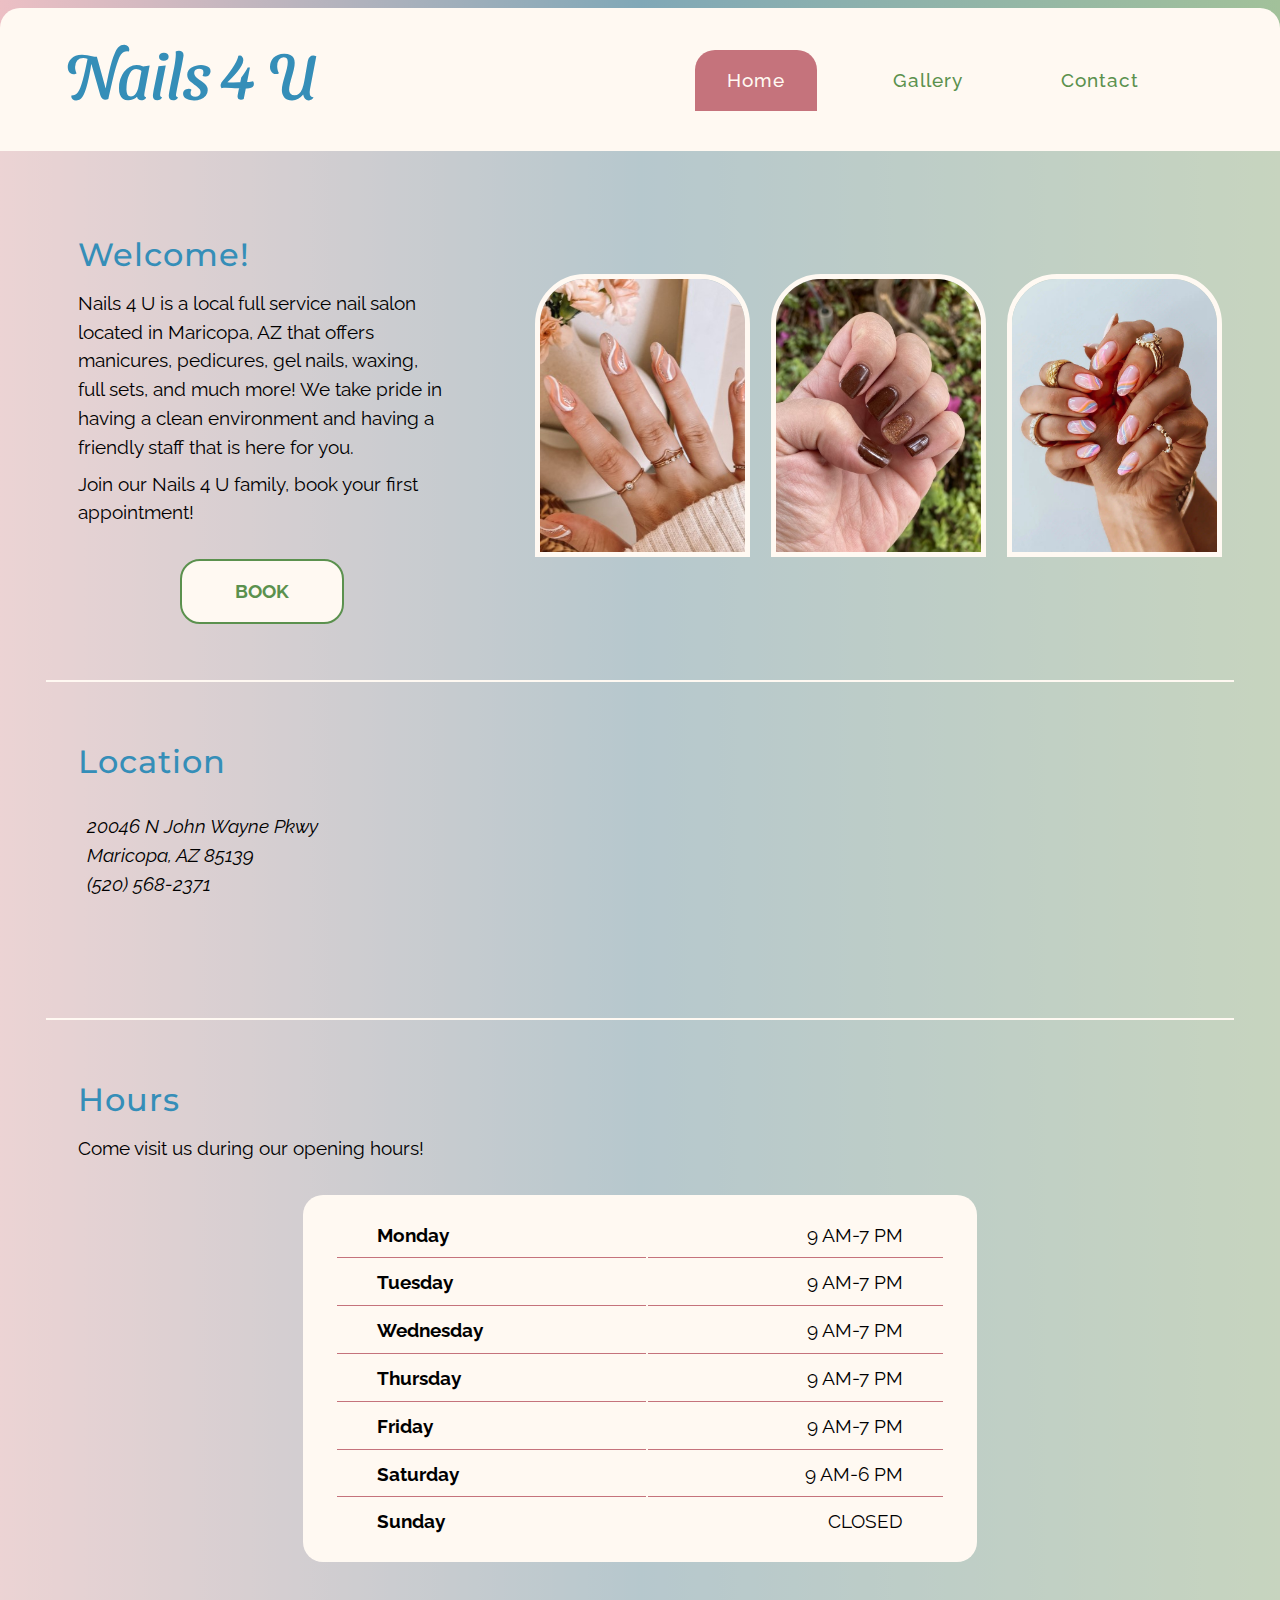
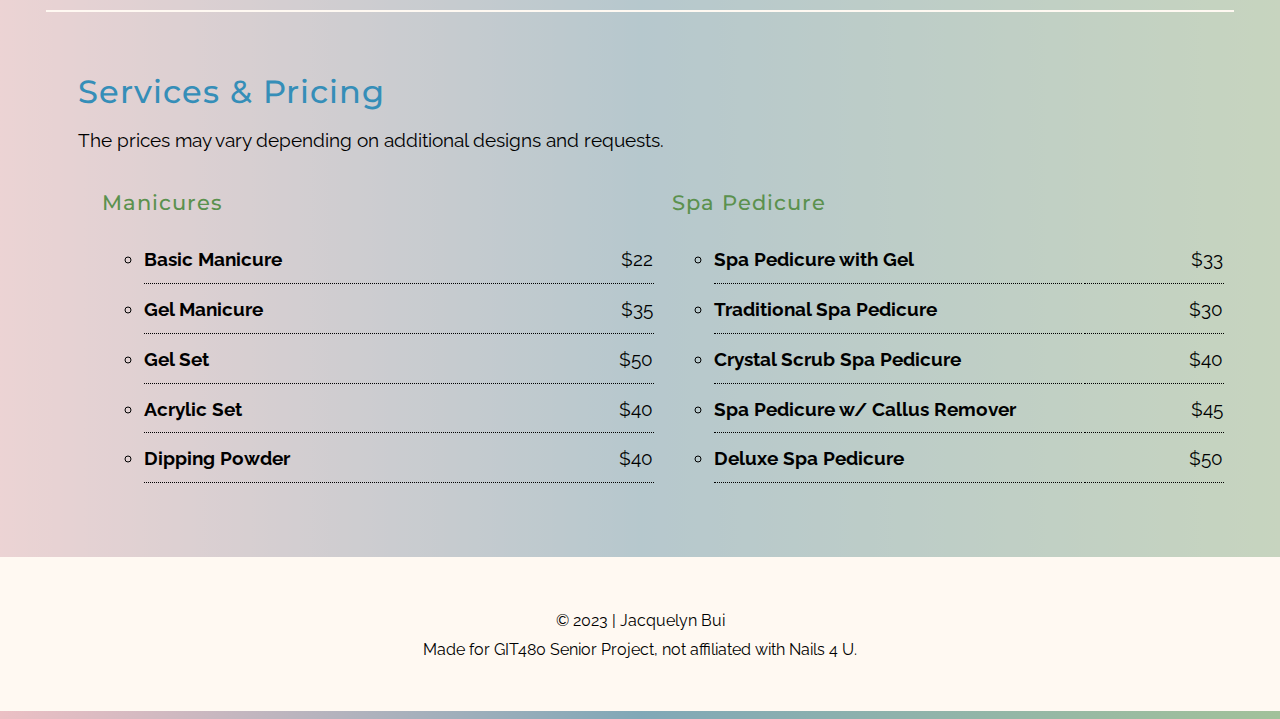
<file: index.html>
<!DOCTYPE html>
<html lang="en">
    <head>
        <meta charset="UTF-8">
        <meta http-equiv="X-UA-Compatible" content="IE=edge">
        <meta name="viewport" content="width=device-width, initial-scale=1.0">
        <meta name="author" content="Jacquelyn Bui">
        <link rel="icon" href="images/icon.png">
        <link rel="preconnect" href="https://fonts.googleapis.com">
        <link rel="preconnect" href="https://fonts.gstatic.com" crossorigin>
        <link href="https://fonts.googleapis.com/css2?family=Raleway&display=swap&family=Sansita+Swashed:wght@400&family=Montserrat:wght@500&display=swap" rel="stylesheet">
        <link href="styles.css" rel="stylesheet">
        <script src="scripts.js" defer></script>
        <title>Nails 4 U</title>
    </head>
    <body>
        <!--skip link-->
        <a href="#main" id="skip">Skip to Main Content</a>
        <header id="top">
            <h1><a href="index.html">Nails 4 U</a></h1>
            <nav id="nav-filter">
                <h2 class="sr-only">Main Navigation</h2>
                <!--mobile menu-->
                <button id="navButton">
                    <div class="button"></div>
                    <div class="button"></div>
                    <div class="button"></div>
                </button>
                <!--nav items-->
                <ul class="hide">
                    <li><a href="index.html" class="active">Home</a></li>
                    <li><a href="gallery.html">Gallery</a></li>
                    <li><a href="contact.html">Contact</a></li>
                </ul>
            </nav>
        </header>
        <main id="main">
            <!--welcome section-->
            <section id="welcome">
                <div id="text">
                    <h2>Welcome!</h2>
                    <p>Nails 4 U is a local full service nail salon located in Maricopa, AZ that offers manicures, pedicures, gel nails, waxing, full sets, and much more! We take pride in having a clean environment and having a friendly staff that is here for you.</p>
                    <p>Join our Nails 4 U family, book your first appointment!</p><a href="contact.html">Book</a>
                </div>
                <div id="images">
                    <img id="img1" src="images/nails.jpg" alt="Hand with light beige nails with pink and white swirl designs.">
                    <img id="img2" src="images/nail.jpg" class="hide" alt="Hand with dark brown and light brown sparkly nails.">
                    <img id="img3" src="images/nail2.jpg" class="hide" alt="Hands with pink and blue nail designs.">
                    <!--mobile buttons for images-->
                    <div>
                        <button id="btn1" class="active">1</button>
                        <button id="btn2">2</button>
                        <button id="btn3">3</button>
                    </div>
                </div>
            </section>
            <!--location section-->
            <section id="location">
                <h2>Location</h2>
                <div id="location-grid">
                    <!--address-->
                    <div>
                        <address id="address">
                            20046 N John Wayne Pkwy<br>
                            Maricopa, AZ 85139<br>
                            (520) 568-2371
                        </address>
                    </div>
                    <!--google map-->
                    <div>
                        <iframe src="https://www.google.com/maps/embed?pb=!1m18!1m12!1m3!1d3343.7996620965578!2d-112.05134722368774!3d33.06174076937983!2m3!1f0!2f0!3f0!3m2!1i1024!2i768!4f13.1!3m3!1m2!1s0x872ae52ad1f6e4bd%3A0x9c684ec8be666d79!2sNails%204%20U!5e0!3m2!1sen!2sus!4v1678410885561!5m2!1sen!2sus" style="border:0;" allowfullscreen="" loading="lazy" referrerpolicy="no-referrer-when-downgrade"></iframe>
                    </div>
                </div>
            </section>
            <!--hours section-->
            <section id="hours">
                <h2>Hours</h2>
                <p>Come visit us during our opening hours!</p>
                <!--hours table-->
                <table>
                    <tr>
                        <th>Monday</th>
                        <td>9 AM-7 PM</td>
                    </tr>
                    <tr>
                        <th>Tuesday</th>
                        <td>9 AM-7 PM</td>
                    </tr>
                    <tr>
                        <th>Wednesday</th>
                        <td>9 AM-7 PM</td>
                    </tr>
                    <tr>
                        <th>Thursday</th>
                        <td>9 AM-7 PM</td>
                    </tr>
                    <tr>
                        <th>Friday</th>
                        <td>9 AM-7 PM</td>
                    </tr>
                    <tr>
                        <th>Saturday</th>
                        <td>9 AM-6 PM</td>
                    </tr>
                    <tr>
                        <th>Sunday</th>
                        <td>CLOSED</td>
                    </tr>
                </table>
            </section>
            <!--services section-->
            <section id="services">
                <h2>Services & Pricing</h2>
                <p>The prices may vary depending on additional designs and requests.</p>
                <div id="services-grid">
                    <!--left column-->
                    <section id="col1">
                        <h3>Manicures</h3>
                        <ul>
                            <table>
                                <tr>
                                    <th><li>Basic Manicure</li></th>
                                    <td>$22</td>
                                </tr>
                                <tr>
                                    <th><li>Gel Manicure</li></th>
                                    <td>$35</td>
                                </tr>
                                <tr>
                                    <th><li>Gel Set</li></th>
                                    <td>$50</td>
                                </tr>
                                <tr>
                                    <th><li>Acrylic Set</li></th>
                                    <td>$40</td>
                                </tr>
                                <tr>
                                    <th><li>Dipping Powder</li></th>
                                    <td>$40</td>
                                </tr>
                            </table>
                        </ul>
                    </section>
                    <!--right column-->
                    <section id="col2">
                        <h3>Spa Pedicure</h3>
                        <ul>
                            <table>
                                <tr>
                                    <th><li>Spa Pedicure with Gel</li></th>
                                    <td>$33</td>
                                </tr>
                                <tr>
                                    <th><li>Traditional Spa Pedicure</li></th>
                                    <td>$30</td>
                                </tr>
                                <tr>
                                    <th><li>Crystal Scrub Spa Pedicure</li></th>
                                    <td>$40</td>
                                </tr>
                                <tr>
                                    <th><li>Spa Pedicure w/ Callus Remover</li></th>
                                    <td>$45</td>
                                </tr>
                                <tr>
                                    <th><li>Deluxe Spa Pedicure</li></th>
                                    <td>$50</td>
                                </tr>
                            </table>
                        </ul>
                    </section>
                </div>
            </section>
        </main>
        <!--footer-->
        <footer>
            <p><small>&copy; 2023 | Jacquelyn Bui<br>
            Made for GIT480 Senior Project, not affiliated with Nails&nbsp;4&nbsp;U.</small></p>
        </footer>
    </body>
</html>
</file>
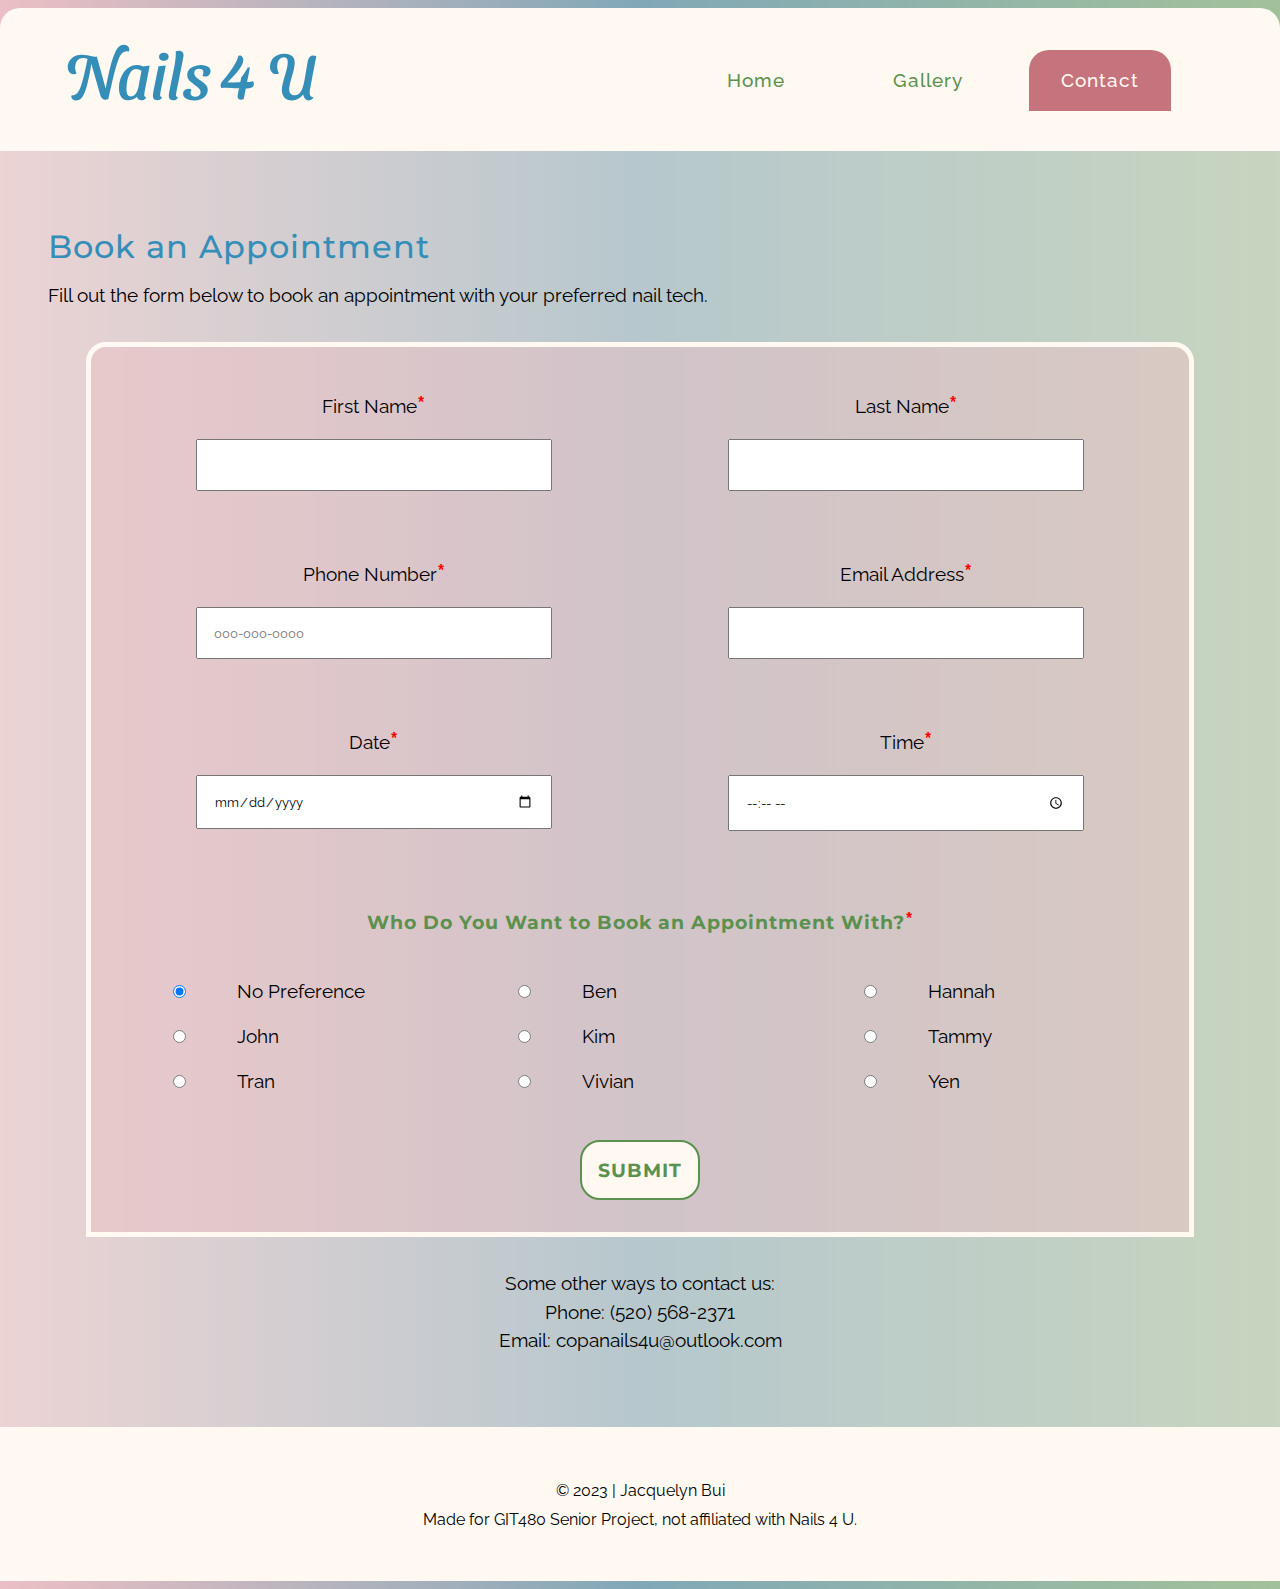
<file: contact.html>
<!DOCTYPE html>
<html lang="en">
    <head>
        <meta charset="UTF-8">
        <meta http-equiv="X-UA-Compatible" content="IE=edge">
        <meta name="viewport" content="width=device-width, initial-scale=1.0">
        <meta name="author" content="Jacquelyn Bui">
        <link rel="icon" href="images/icon.png">
        <link rel="preconnect" href="https://fonts.googleapis.com">
        <link rel="preconnect" href="https://fonts.gstatic.com" crossorigin>
        <link href="https://fonts.googleapis.com/css2?family=Raleway&display=swap&family=Sansita+Swashed:wght@400&family=Montserrat:wght@500&display=swap" rel="stylesheet">
        <link href="styles.css" rel="stylesheet">
        <script src="scripts-contact.js" defer></script>
        <title>Nails 4 U | Contact</title>
    </head>
    <body>
        <!--skip link-->
        <a href="#main" id="skip">Skip to Main Content</a>
        <header>
            <h1><a href="index.html">Nails 4 U</a></h1>
            <nav id="nav-filter">
                <h2 class="sr-only">Main Navigation</h2>
                <!--mobile menu-->
                <button id="navButton">
                    <div class="button"></div>
                    <div class="button"></div>
                    <div class="button"></div>
                </button>
                <!--nav items-->
                <ul class="hide">
                    <li><a href="index.html">Home</a></li>
                    <li><a href="gallery.html">Gallery</a></li>
                    <li><a href="contact.html" class="active">Contact</a></li>
                </ul>
            </nav>
        </header>
        <main id="main">
            <section id="appt">
                <h2>Book an Appointment</h2>
                <p>Fill out the form below to book an appointment with your preferred nail tech.</p>
                <!-- contact form -->
                <form id="form">
                    <div id="form-grid">
                        <!-- first name -->
                        <div>
                            <label for="fName">First Name<span class="required">*</span></label>
                            <input type="text" id="fName" name="fName" class="default"><span></span>
                        </div> 
                        <!-- last name -->
                        <div>
                            <label for="lName">Last Name<span class="required">*</span></label>
                            <input type="text" id="lName" name="lName" class="default"><span></span>
                        </div>
                        <!-- phone number -->
                        <div>
                            <label for="myPhone">Phone Number<span class="required">*</span></label>
                            <input type="tel" id="myPhone" name="myPhone" class="default" placeholder="000-000-0000" autocomplete="tel"><span></span>
                        </div>
                        <!-- email address -->
                        <div>
                            <label for="myEmail">Email Address<span class="required">*</span></label>
                            <input type="email" id="myEmail" name="myEmail" class="default" autocomplete="email"><span></span>
                        </div>
                        <!-- date -->
                        <div>
                            <label for="date">Date<span class="required">*</span></label>
                            <input type="date" id="date" name="date" class="default"><span></span>
                        </div>
                        <!-- time -->
                        <div>
                            <label for="time">Time<span class="required">*</span></label>
                            <input type="time" id="time" name="time" class="default" min="09:00" max="19:00"><span></span>
                        </div>
                    </div>
                    <!--pick nail tech-->
                    <fieldset>
                        <legend>Who Do You Want to Book an Appointment With?<span class="required">*</span></legend>
                        <div id="artist-grid">
                            <!--no preference-->
                            <input type="radio" name="nailArtist" id="noPref" checked>
                            <label for="noPref">No Preference</label>
                            <!--artist1-->
                            <input type="radio" name="nailArtist" id="artist1">
                            <label for="artist1">Ben</label>
                            <!--artist2-->
                            <input type="radio" name="nailArtist" id="artist2">
                            <label for="artist2">Hannah</label>
                            <!--artist3-->
                            <input type="radio" name="nailArtist" id="artist3">
                            <label for="artist3">John</label>
                            <!--artist4-->
                            <input type="radio" name="nailArtist" id="artist4">
                            <label for="artist4">Kim</label>
                            <!--artist5-->
                            <input type="radio" name="nailArtist" id="artist5">
                            <label for="artist5">Tammy</label>
                            <!--artist6-->
                            <input type="radio" name="nailArtist" id="artist6">
                            <label for="artist6">Tran</label>
                            <!--artist7-->
                            <input type="radio" name="nailArtist" id="artist7">
                            <label for="artist7">Vivian</label>
                            <!--artist8-->
                            <input type="radio" name="nailArtist" id="artist8">
                            <label for="artist8">Yen</label>
                        </div>
                    </fieldset>
                    <span></span>
                    <!--submit button-->
                    <input type="submit" id="mySubmit">
                </form>
                <p>Some other ways to contact us:<br>
                    Phone: (520) 568-2371<br>
                    Email: copanails4u@outlook.com
                </p>
            </section> 
        </main>
        <!--footer-->
        <footer>
            <p><small>&copy; 2023 | Jacquelyn Bui<br>
            Made for GIT480 Senior Project, not affiliated with Nails&nbsp;4&nbsp;U.</small></p>
        </footer>
    </body>
</html>
</file>
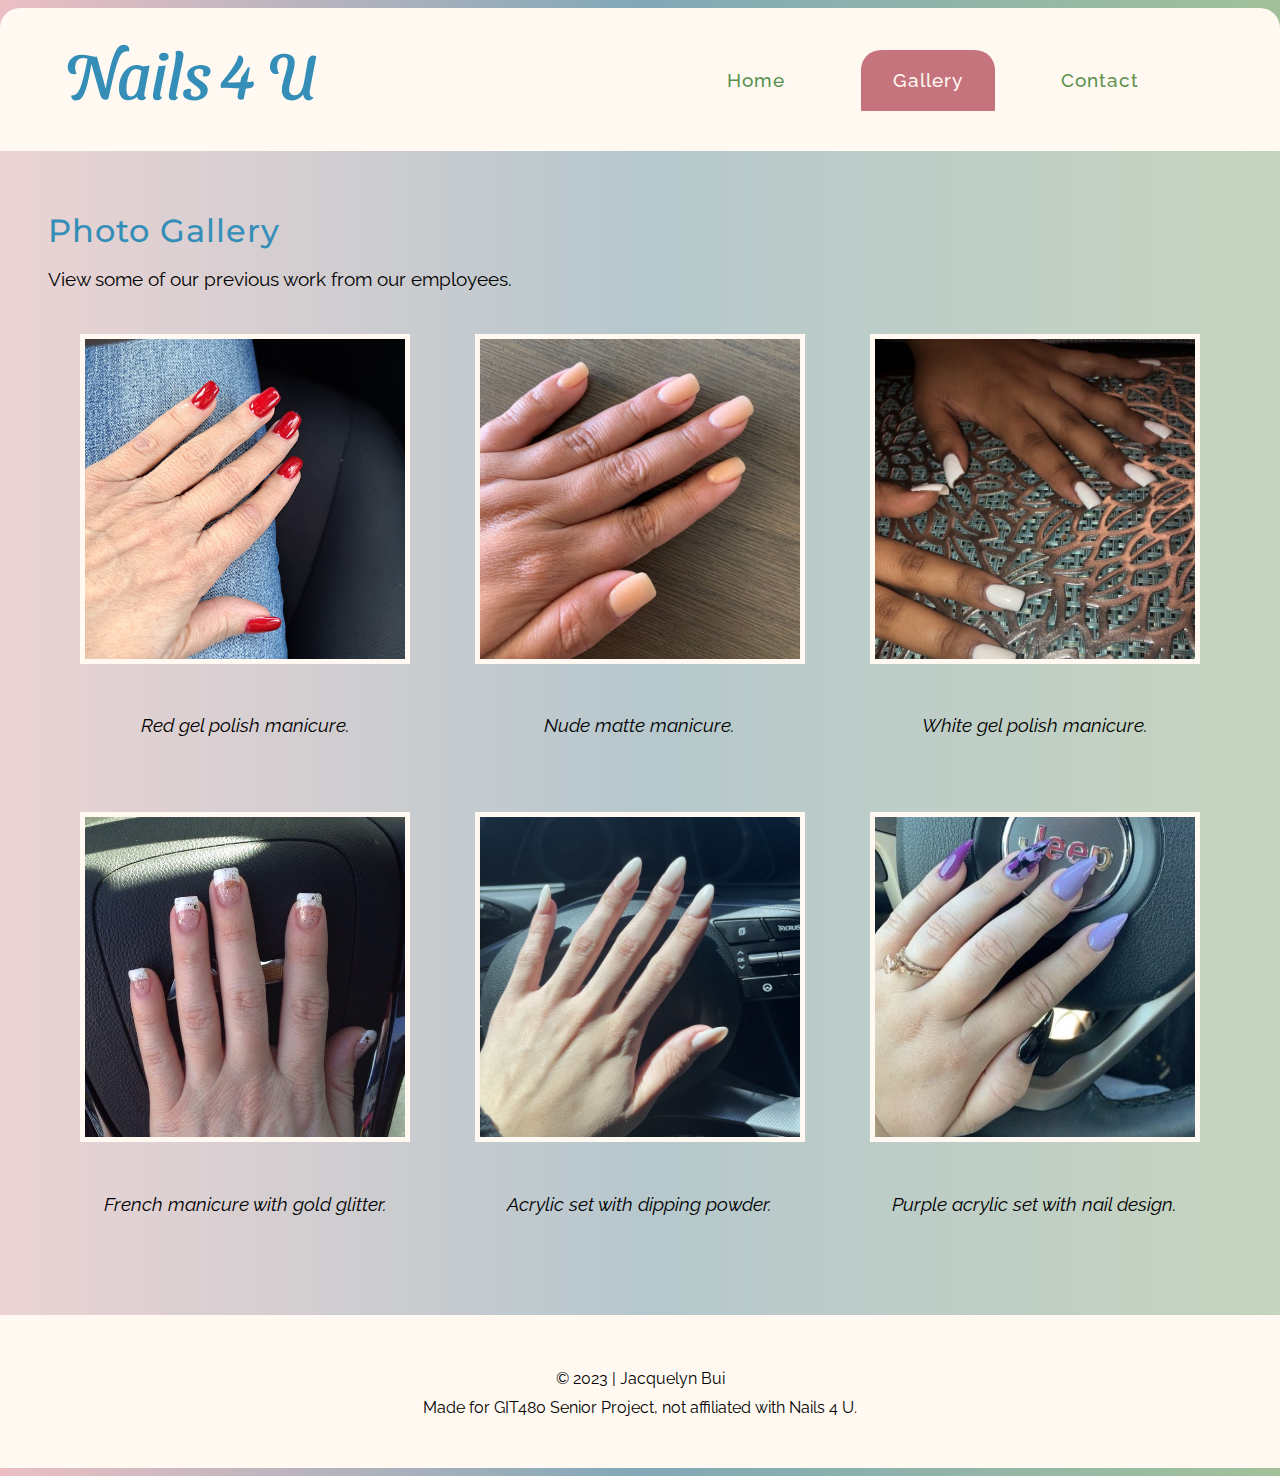
<file: gallery.html>
<!DOCTYPE html>
<html lang="en">
    <head>
        <meta charset="UTF-8">
        <meta http-equiv="X-UA-Compatible" content="IE=edge">
        <meta name="viewport" content="width=device-width, initial-scale=1.0">
        <meta name="author" content="Jacquelyn Bui">
        <link rel="icon" href="images/icon.png">
        <link rel="preconnect" href="https://fonts.googleapis.com">
        <link rel="preconnect" href="https://fonts.gstatic.com" crossorigin>
        <link href="https://fonts.googleapis.com/css2?family=Raleway&display=swap&family=Sansita+Swashed:wght@400&family=Montserrat:wght@500&display=swap" rel="stylesheet">
        <link href="styles.css" rel="stylesheet">
        <script src="scripts.js" defer></script>
        <title>Nails 4 U | Gallery</title>
    </head>
    <body>
        <!--skip link-->
        <a href="#main" id="skip">Skip to Main Content</a>
        <header>
            <h1><a href="index.html">Nails 4 U</a></h1>
            <nav id="nav-filter">
                <h2 class="sr-only">Main Navigation</h2>
                <!--mobile menu-->
                <button id="navButton">
                    <div class="button"></div>
                    <div class="button"></div>
                    <div class="button"></div>
                </button>
                <!--nav items-->
                <ul class="hide">
                    <li><a href="index.html">Home</a></li>
                    <li><a href="gallery.html" class="active">Gallery</a></li>
                    <li><a href="contact.html">Contact</a></li>
                </ul>
            </nav>
        </header>
        <main id="main">
            <section id="gallery">
                <h2>Photo Gallery</h2>
                <p>View some of our previous work from our employees.</p>
                <!--photo collage-->
                <div id="gallery-grid">
                    <!--image1-->
                    <div>
                        <img src="images/gallery1.jpg" alt="Hand with red color nail polish">
                        <p>Red gel polish manicure.</p>
                    </div>
                    <!--image2-->
                    <div>
                        <img src="images/gallery2.jpg" alt="Hand with nude color nail polish">
                        <p>Nude matte manicure.</p>
                    </div>
                    <!--image3-->
                    <div>
                        <img src="images/gallery3.jpg" alt="Hand with white color nail polish">
                        <p>White gel polish manicure.</p>
                    </div>
                    <!--image4-->
                    <div>
                        <img src="images/gallery7.jpg" alt="Hand with white french design and gold glitter on nails">
                        <p>French manicure with gold glitter.</p>
                    </div>
                    <!--image5-->
                    <div>
                        <img src="images/gallery5.jpg" alt="Hand with white acrylics">
                        <p>Acrylic set with dipping powder.</p>
                    </div>
                    <!--image6-->
                    <div>
                        <img src="images/gallery6.jpg" alt="Hand with purple acrylics">
                        <p>Purple acrylic set with nail design.</p>
                    </div>
                </div>
            </section>
        </main>
        <!--footer-->
        <footer>
            <p><small>&copy; 2023 | Jacquelyn Bui<br>
            Made for GIT480 Senior Project, not affiliated with Nails&nbsp;4&nbsp;U.</small></p>
        </footer>
    </body>
</html>
</file>
<file: styles.css>
/* mobile styles */
/* root styles and variables */
:root {
    --blue: #358eb8;
    --pink: #c5737c;
    --green: #5b914e;
    --beige: #fff9f2;
    --body-fonts: "Raleway", "Verdana", sans-serif;
    --heading-nav-fonts: "Montserrat", "Verdana", sans-serif;
}

* {
    font-family: var(--body-fonts);
    margin: 0.5rem auto;
}

body{
    background-image: linear-gradient(to right, #ecbfc4, #81a8b7, #a2c19a);
    box-sizing: border-box;
    line-height: 1.5;
    margin: 0;
    font-size: 1.2rem;
}

/* for accessible skip link and screen reader styling */
/* code from: https://webaim.org/techniques/css/invisiblecontent/ */
#skip, .sr-only {
    position: absolute;
    top: auto;
    width: 1px;
    height: 1px;
    left: -10000px;
    overflow: hidden;
}

/* when skip link is focused on */
#skip:focus {
    position: static;
    width: auto;
    height: auto;
}

/* shared header and footer styles */
header, footer {
    padding: 16px;
    margin: 0 auto;
    background-color: var(--beige);
    width: calc(100% - 32px);
	max-width: calc(1280px - 32px);
}

/* header */
header{
    display: grid;
    border-radius: 20px 20px 0px 0px;
    grid-template-columns: 4fr 0.5fr;
	gap: 1rem;
    position: relative;
}

/* heading styles */
h1 {
    font-family: "Sansita Swashed", "Brush Script MT", cursive;
    color: var(--blue);
    font-size: 4rem;
    margin: 0.5rem 0.5rem 1rem 1rem;
}

h1 a{
    font-family: "Sansita Swashed", "Brush Script MT", cursive;
    text-decoration: none;
    color:  var(--blue);
    font-weight: 400;
}

h1 a:hover{
    color: var(--pink);
}

h2 {
    font-size: 2rem;	
	margin-bottom: 10px;
    letter-spacing: 1px;
    font-family: var(--heading-nav-fonts);
    color: var(--blue);
    font-weight: 500;
}

h3 {
    letter-spacing: 1px;
    font-family: var(--heading-nav-fonts);
    font-size: 1.3rem;	
	margin: 1rem 0;
    color: var(--green);
    font-weight: 500;
}

/* nav when menu is clicked */
#nav-filter.fill{
	position: absolute;
	top: 0;
	left: 0;
	z-index: 1;
	width: 100vw;
	background-color: var(--beige);
	display: flex;
	align-items: flex-start;
    justify-content: flex-end;
}

#nav-filter.fill #navButton{
	margin: 2rem 1rem 0 0;		
}

/* nav mobile menu */
#navButton{
	border: none;
	background-color: transparent;
	margin-top: 2.5rem;
    margin-right: 2rem;
}

/* style to create the mobile menu */
.button {
	width: 25px;
	height: 3px;
	background-color: var(--green);
	margin: 5px;
}

/* hide class */
.hide{
	display: none;
}

nav ul{
	list-style-type: none;
	padding-left: 0;
	background-color: var(--beige);
	width: 100vw;
	position: absolute;
	z-index: 3;
}

/* nav styles */
nav a{
	font-family: var(--nav-fonts);
	font-size: 1.2rem;
	text-align: center;
	display: block;
	padding: 1rem 2rem;
	text-decoration: none;
	color: var(--green);
	margin: 1rem 0;
    letter-spacing: 1px;
    font-weight: 500;
}

nav a:hover, .active {
    background-color:  var(--pink);
    color: var(--beige);
    background-image: url("https://www.transparenttextures.com/patterns/arches.png");
}

/* main styles */
main {
    padding: 16px;
    background-color: rgba(236, 231, 228, 0.5);
    background-image: url("https://www.transparenttextures.com/patterns/rice-paper-3.png");
    width: calc(100% - 32px); 
	max-width: calc(1280px - 32px);
	margin: 0 auto;
}

main > section {
    margin: 1rem auto;
}

/* images on home page */
#images {
    margin-left: 3.5rem;
}

#images img {
    border-radius: 50px 50px 0 0;
    width: 80%;
    margin: 1rem auto;
    border: 5px solid var(--beige);
}

/*button control for images */
#images button {
    display: inline;
    color: var(--green);
    background-color: var(--beige);
    border: 2px solid var(--green);
    font-weight: bold;
    font-size: 0.8rem;
    text-transform: uppercase;
    text-decoration: none;
    border-radius: 20px;
    margin: 0.5rem 1.25rem;
    padding: 1rem 1.3rem;
    cursor: pointer;
}

#images button.active, #gallery button.active {
    background-color: var(--pink);
    color: var(--beige);
    border: 2px solid var(--beige);
}

/* book button */
#text a{
    color: var(--green);
    background-color: var(--beige);
    border: 2px solid var(--green);
    font-weight: bold;
    font-size: 1.2rem;
    text-transform: uppercase;
    text-decoration: none;
    border-radius: 20px;
    margin: 2rem auto;
    padding: 1rem;
    width: 8rem;
    display: block;
    text-align: center;
}

#text a:hover {
    background-color: var(--pink);
    color: var(--beige);
    border: 2px solid var(--beige);
}

/* home page sections */
#welcome, #location, #hours, #services {
    display: block;
    padding-bottom: 1rem;
    border-bottom: 2px solid var(--beige);
    width: 90%;
}

/* location */
#address {
    color: #000;
}

iframe {
    border-radius: 20px;
    position: relative;
    width: 100%;
    margin: 1.5rem auto;
}

/* hours */
#hours table {
    background-color: var(--beige);
    padding: 1rem 2rem;
    margin: 2rem auto;
    border-radius: 20px;
    width: 100%;
}

#hours table th, #hours table td {
    border-bottom: 1px solid var(--pink);
}

#hours table tr:last-child th, #hours table tr:last-child td {
    border-bottom: none;
}

#hours table th {
    padding: 0.5rem 1.5rem;
    text-align: left;
}

#hours table td {
    padding: 0.5rem 1.5rem;
    text-align: right;
}

/* services */
#services {
    border-bottom: none;
}

#services-grid table {
    padding-left: 0;
    width: 100%;
}

#services-grid table th{
    text-align: left;
    padding-left: 0;
    margin-left: 0;
    left: 0;
    border-bottom: 1px dotted #000;
}

#services-grid table td{
    text-align: right;
    margin-right: 0;
    border-bottom: 1px dotted #000;
}

#services table li {
    list-style-type: circle;
}

/* footer */
footer p {
    text-align: center;
    padding: 1.5rem;
    color: #000;
}

/* gallery */
#gallery {
    margin: 0 auto 3rem auto;
}

#gallery-grid img {
    display: block;
    width: 20rem;
    margin: 2rem auto;
    border: 5px solid var(--beige);
}

#gallery-grid div {
    display: block;
    margin: 0 auto;
}

#gallery-grid div p {
    display: block;
    font-style: italic;
    padding-bottom: 2rem;
    text-align: center;
}

/* contact */
form {
    width: 90%;
    background-color: rgba(236, 191, 196, 0.5);
    padding: 1rem;
    margin: 2rem auto;
    border-radius: 20px 20px 0 0;
    border: 5px solid var(--beige);
}

.required {
    color: red;
    font-weight: bold;
    font-size: 1.5rem;
  }

#form-grid {
    display: block;
    margin: 0 auto;
    width: 100%;
}

#form-grid label{
    display: block;
    margin: 1rem auto;
    text-align: center;
    width: 100%;
}

/* form inputs */
input[type="text"], input[type="tel"],  input[type="email"], input[type="date"], input[type="time"] {
    display: block;
    padding: 1rem;
    width: 20rem;
    margin: 0 auto;
}

/* error messages */
form input[type="text"] + span, form input[type="tel"] + span, form input[type="email"] + span, form input[type="date"] + span, input[type="time"] + span {
    display: block;
    text-align: center;
    color: red;
    font-weight: bold;
    font-size: 1rem;
    padding: 0.5rem 5.5rem;
  }

/* preferred nail tech */
legend {
    letter-spacing: 1px;
    font-family: "Montserrat", "Verdana", sans-serif;
    color: var(--green);
    font-weight: bold;
    text-align: center;
    padding: 1rem;
    margin: 0 auto;
}

fieldset {
    margin: 1rem 0;
    border: none;
}

fieldset label{
    display: inline;
    margin: 0.5rem 0;
}

#artist-grid{
    display: grid;
    grid-template-columns: 1fr 1fr;
}

/* submit button */
input[type="submit"] {
    display: block;
    padding: 1rem;
    margin-bottom: 1rem;
    border-radius: 20px;
    border: 2px solid var(--green);
    font-family: "Montserrat", "Verdana", sans-serif;
    letter-spacing: 1px;
    font-weight: bold;
    font-size: 1.2rem;
    text-transform: uppercase;
    text-decoration: none;
    background-color: var(--beige);
    color: var(--green);
}

input[type="submit"]:hover {
    background-color: var(--pink);
    color: var(--beige);
    border: 2px solid var(--beige);
    cursor: pointer;
}

form + p {
    text-align: center;
}

/* medium screen */
@media screen and (min-width: 530px){
    #welcome {
        display: grid;
        grid-template-columns: 1fr 2fr;
        gap: 1.5rem;
        align-items:start;
    }

    /* adjust images margins */
    #images {
        margin-left: 0.5rem;
    }

    #images img {
        width: 45vw;
    }

    #images div {
        margin-left: 0.4rem;
    }

    #images button {
        margin: 1.5%;
        font-size: 1rem;
        padding: 1rem 1.4rem;
    }
}

/* large screen */
@media screen and (min-width: 700px){
    header{
		border-radius: 20px 20px 0 0;
		grid-template-columns: 1fr 2fr;
		gap: 1rem;
		align-items: center;
	}

    h1{
        line-height: 1;
    }

    /* change mobile nav to desktop nav */
    #nav-filter{
		background-color: transparent;	
		width: 100%;
        max-width: 500px;
		justify-self: end;
	}

    #nav-filter.fill {
        display: block;
    }
	
	#navButton{
		display: none;
	}
	
	nav ul.hide{
		position: static;
		display: grid;
		width: 100%;
		grid-template-columns: 1fr 1fr 1fr;
		gap: 1rem;
        margin-top: 2%;
	}
	
	nav a{
		margin: 0;
		border-radius: 20px 20px 0 0;
	}

    /* adjust images margins */
    #images {
        margin-left: 3rem;
    }

    #images img {
        border-radius: 50px 50px 0 0;
        width: 20rem;
        margin: 1rem auto;
        border: 5px solid var(--beige);
    }

    /* change services to 2 column */
    #services-grid {
        display: grid;
        grid-template-columns: 1fr 1fr;
        gap: 1rem;
    }

    #services-grid table td{
        padding-left: 5rem;
    }

    /* change gallery grid to 2 column */
    #gallery-grid {
        display: grid;
        grid-template-columns: 1fr 1fr;
    }
}

/* largest screen */
@media screen and (min-width: 1000px){
    main > section {
        padding: 2rem;
    }

    h1 {
        margin-left: 3rem;
        margin-bottom: 5%;
    }

    nav ul.hide{
        margin-left: 15%;
	}
    
    #welcome {
        display: grid;
        grid-template-columns: 1fr 2fr;
        gap: 1.5rem;
        align-items:center;
    }

    /* show all images inline */
    #images img, #images img.hide, #gallery-grid img, #gallery-grid img.hide{
		display: inline;
    }
    
    #images img {
        border-radius: 50px 50px 0 0;
        width: 28%;
        margin: 0.5rem;
        border: 5px solid var(--beige);
    }
    
    #images{
        position: relative;
        left: 10px;
        bottom: 1rem;
        margin-top: 0;
        width: 100%;
    }

    /* hide images control buttons */
    #images div{
		display: none;
	}

    #location {
        margin-bottom: 0;
        padding-bottom: 0;
    }

    /* adjust locations to be grid */
    #location-grid {
        display: grid;
        grid-template-columns: 1fr 3.5fr;
        column-gap: 0.5rem;
        margin-top: 0;
        margin-bottom: 0;
        margin-left: 0;
    }

    iframe {
        width: 50rem;
        left: 2rem;
        bottom: 2rem;
    }

    #hours table {
        width: 60%;
        bottom: 2rem;
    }

    #hours table th {
        padding: 0.5rem 2.5rem;
        text-align: left;
    }
    
    #hours table td {
        padding: 0.5rem 2.5rem;
        text-align: right;
    }

    #services {
        border-bottom: none;
    }

    #col1, #col2 {
        width: 100%;
        margin-left: 1.5rem;
    }

    /* adjust gallery to be 3 column */
    #gallery-grid {
        display: grid;
        grid-template-columns: 1fr 1fr 1fr;
    }

    #gallery {
        margin-bottom: 0;
    }

    /* change top part of form to be 2 column */
    #form-grid {
        display: grid;
        grid-template-columns: 1fr 1fr;
    }

    input[type="text"], input[type="tel"], input[type="email"], input[type="date"], input[type="time"], #gallery-grid p{
        display: block;
    }

    /* change nail tech pick to 3 column */
    #artist-grid {
        grid-template-columns: 0.5fr 1fr 0.5fr 1fr 0.5fr 1fr;
    }
}
</file>
